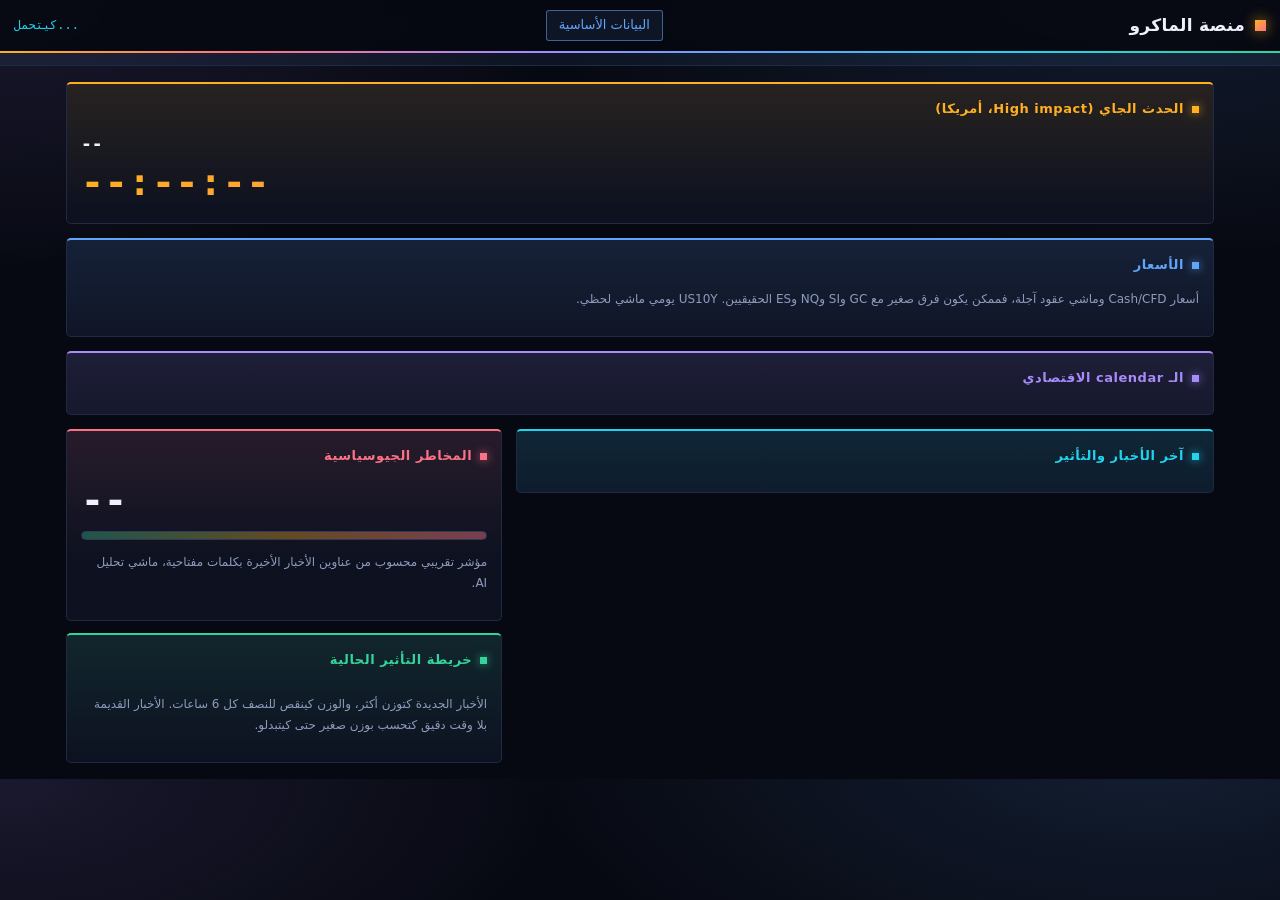
<file: docs/index.html>
<!DOCTYPE html>
<html lang="ar" dir="rtl">
<head>
<meta charset="utf-8">
<meta http-equiv="refresh" content="0;url=dash.html">
<title>منصة الماكرو</title>
</head>
<body><a href="dash.html">فتح الدشبورد</a></body>
</html>
</file>
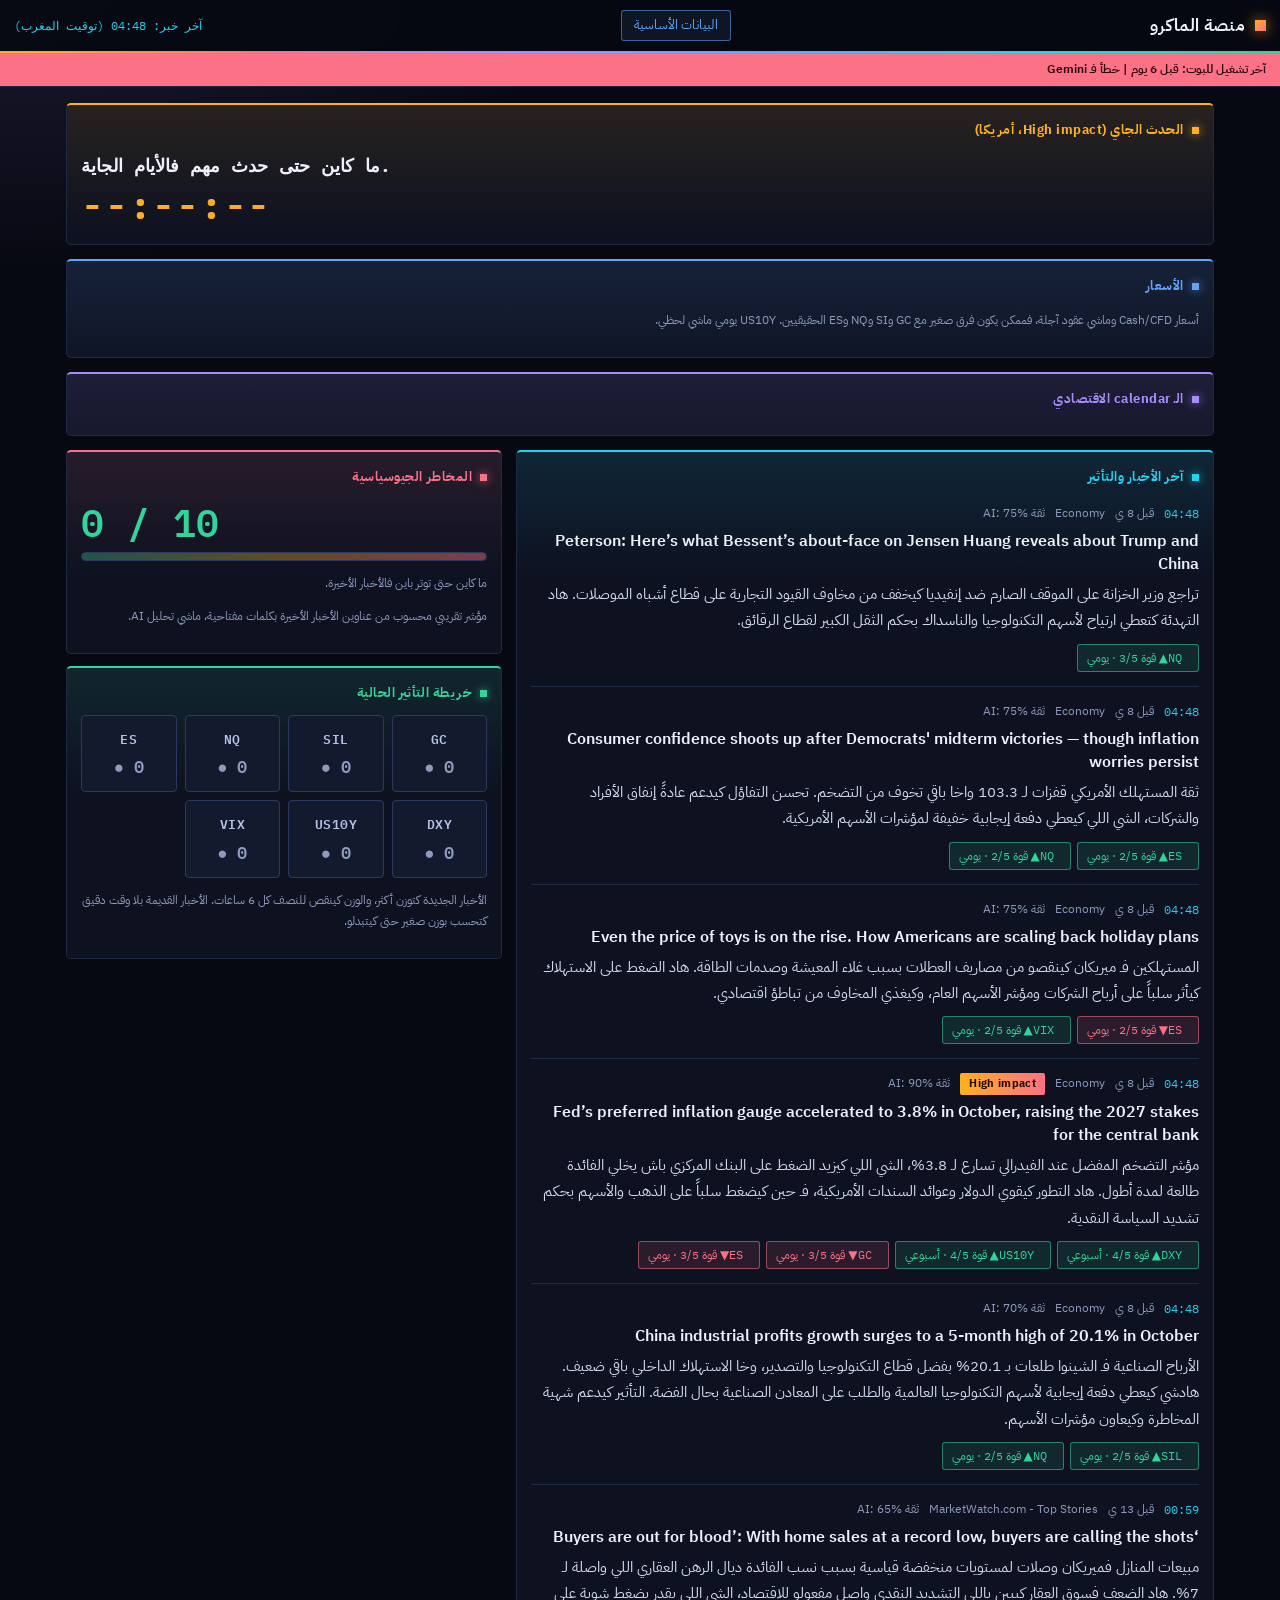
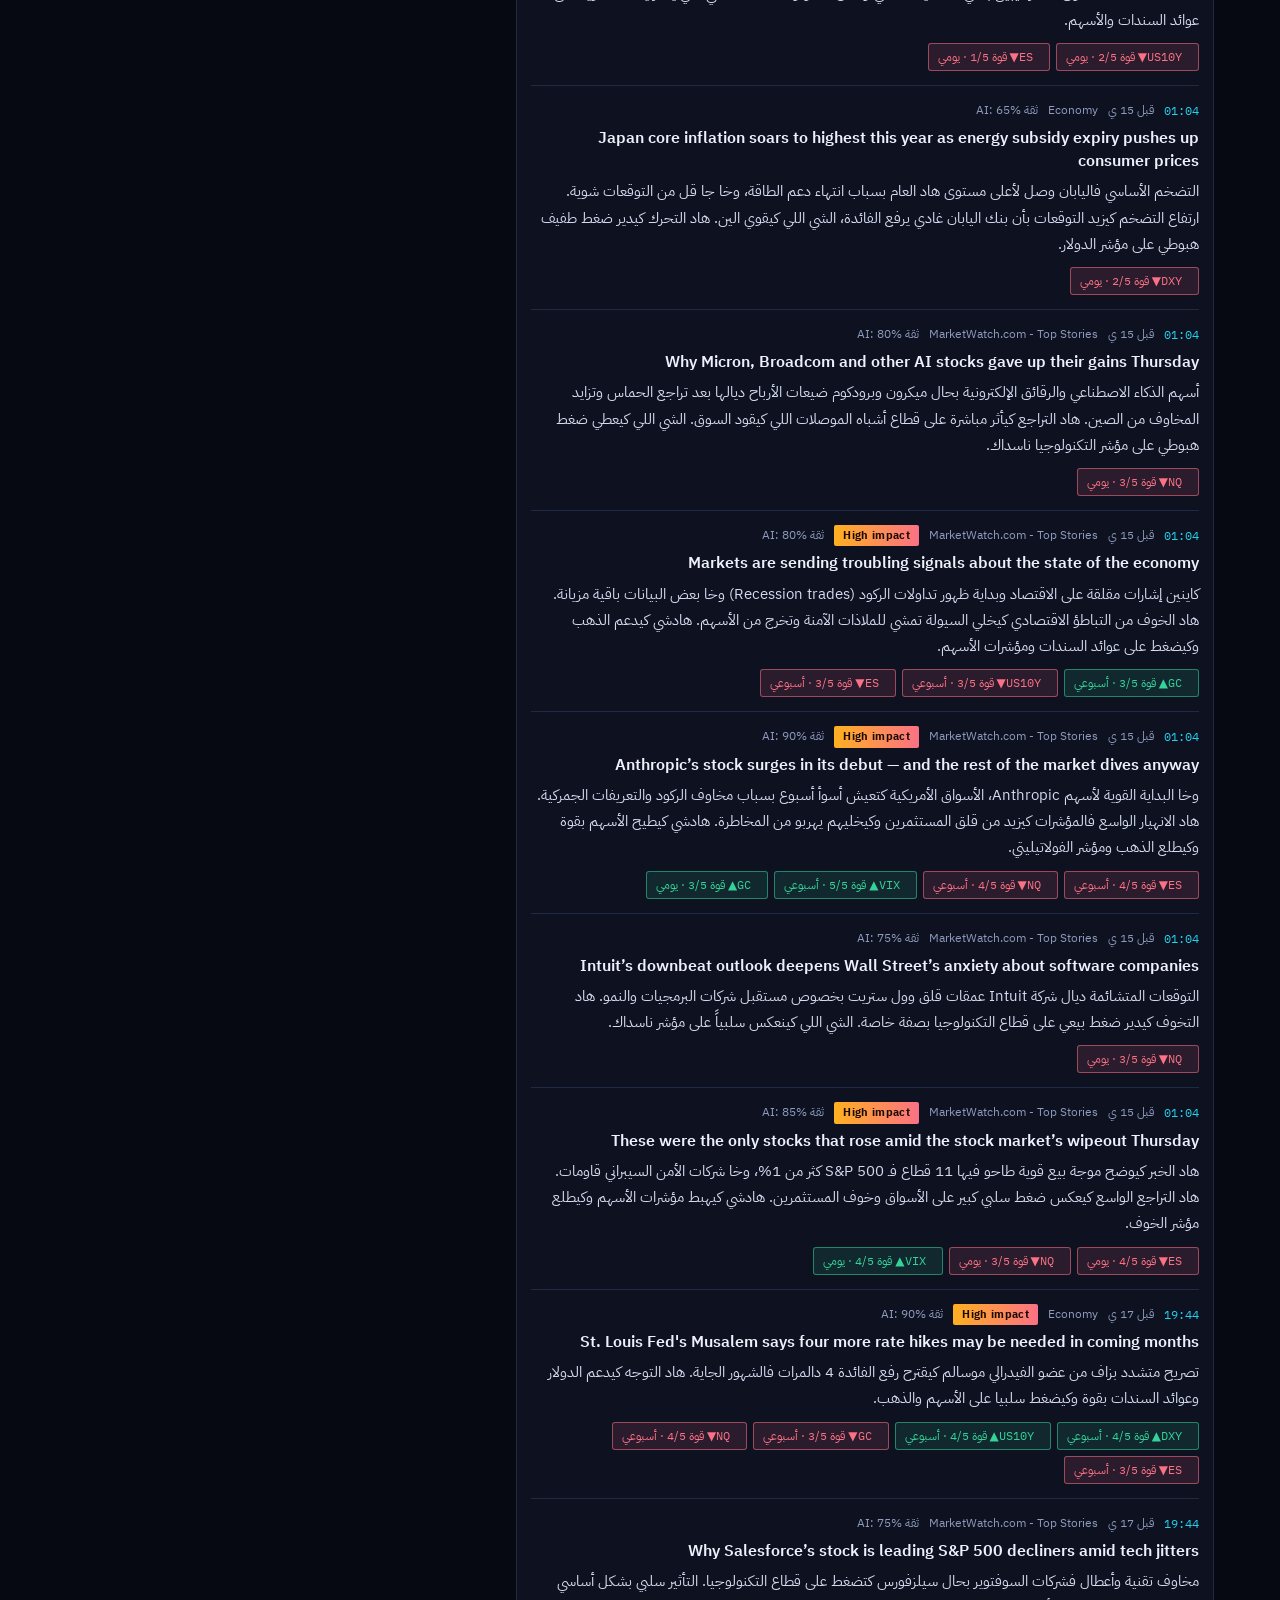
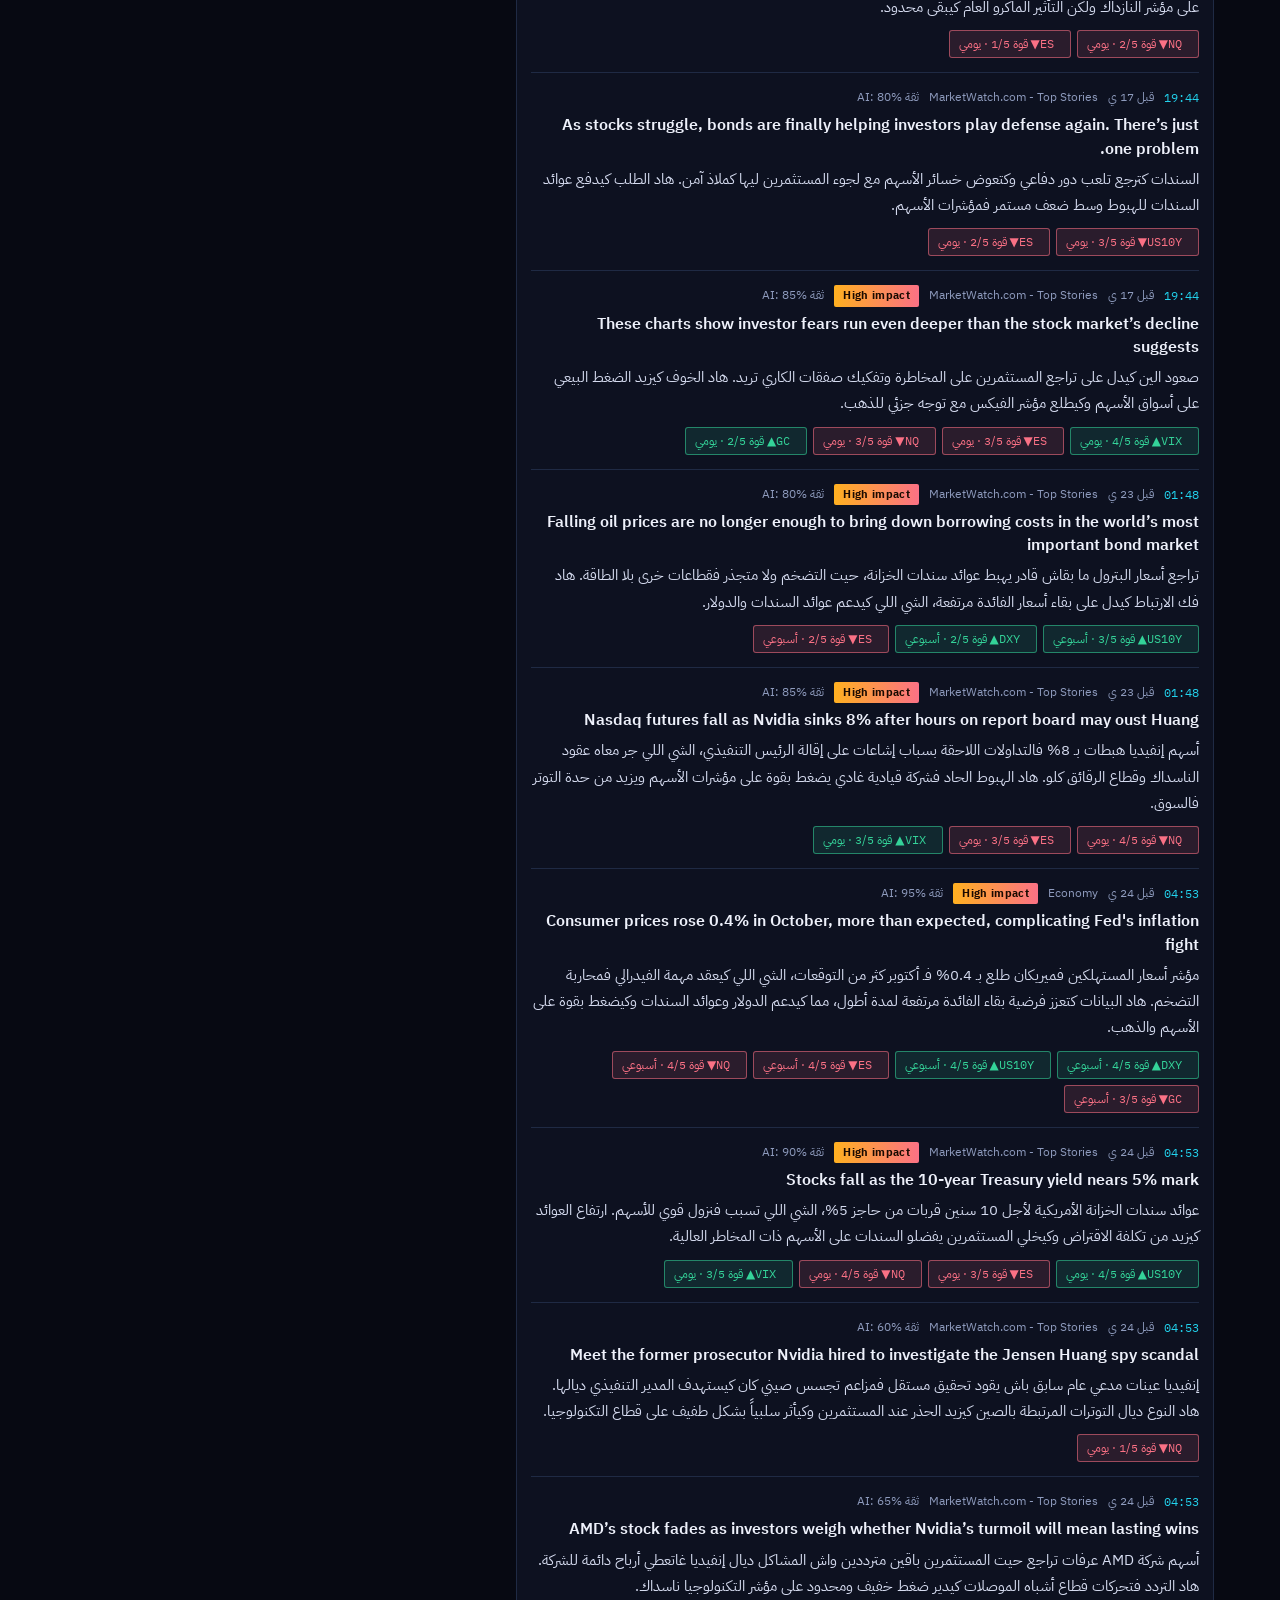
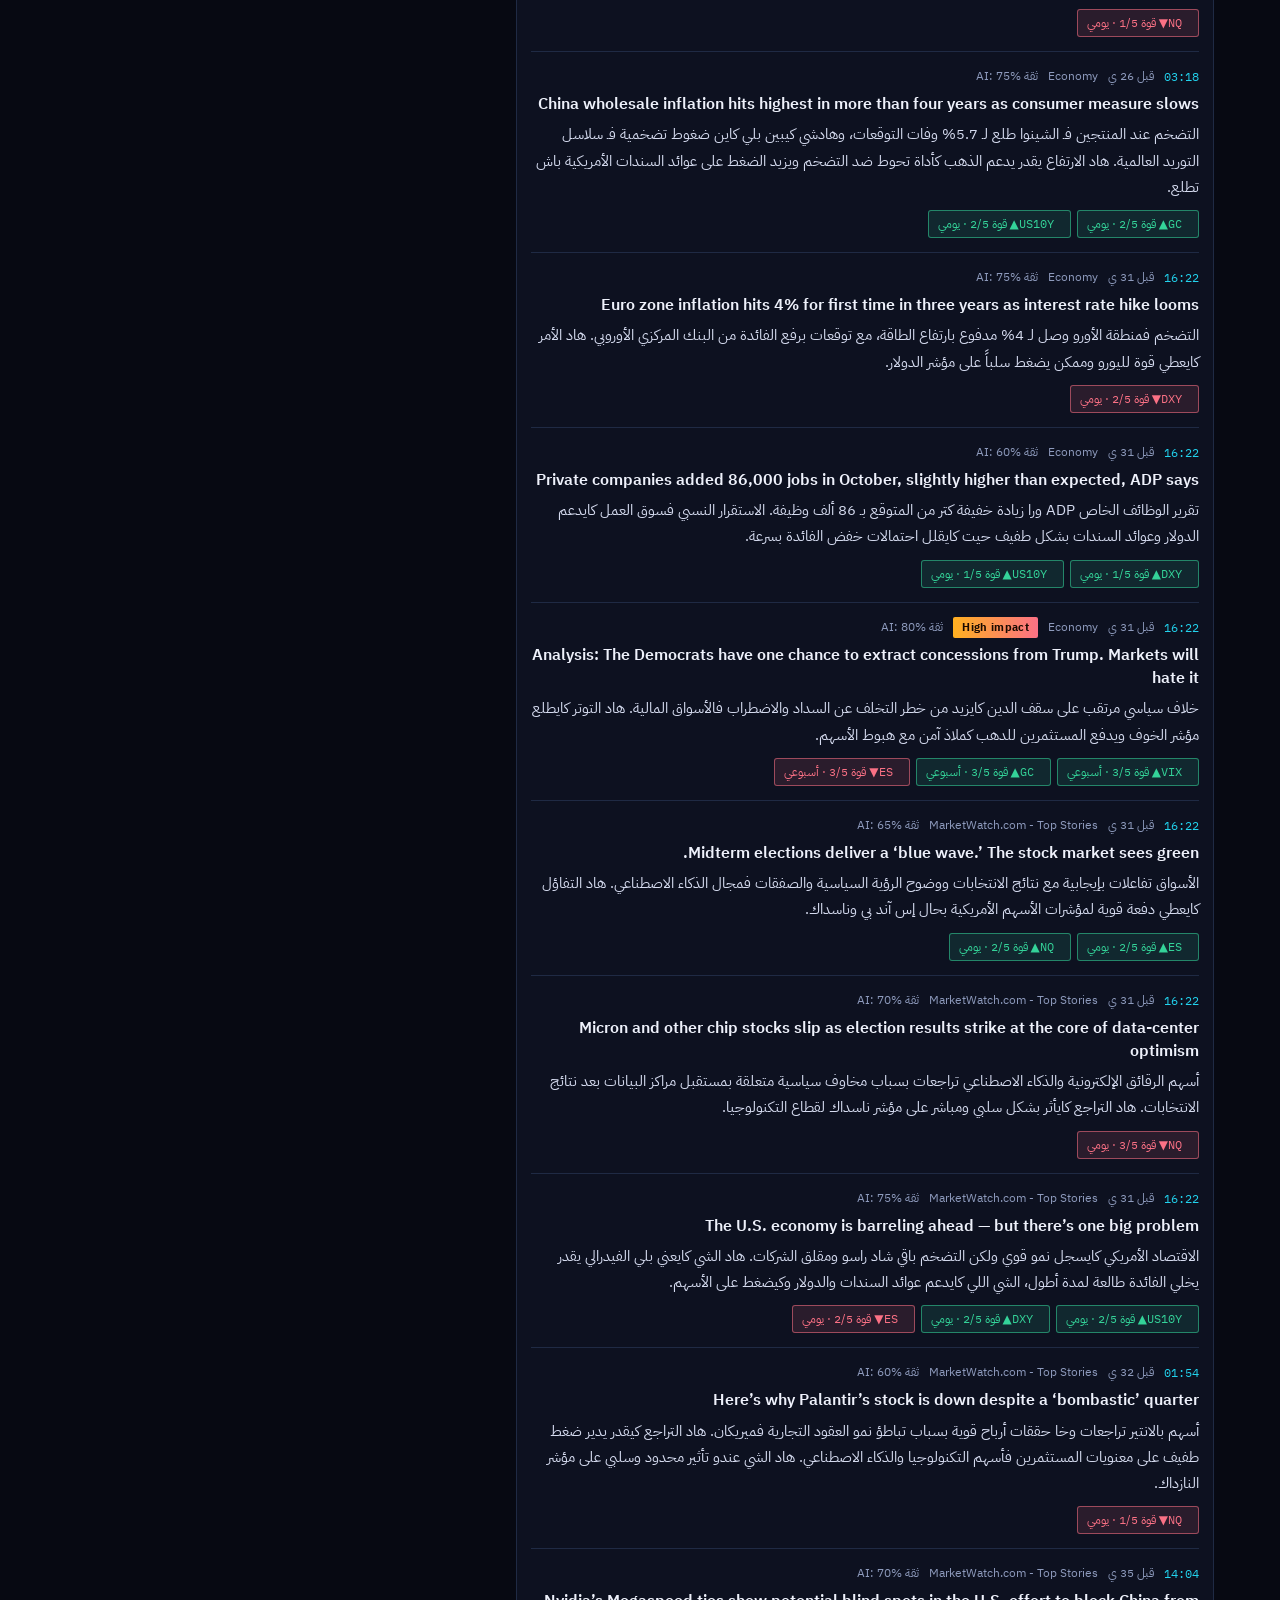
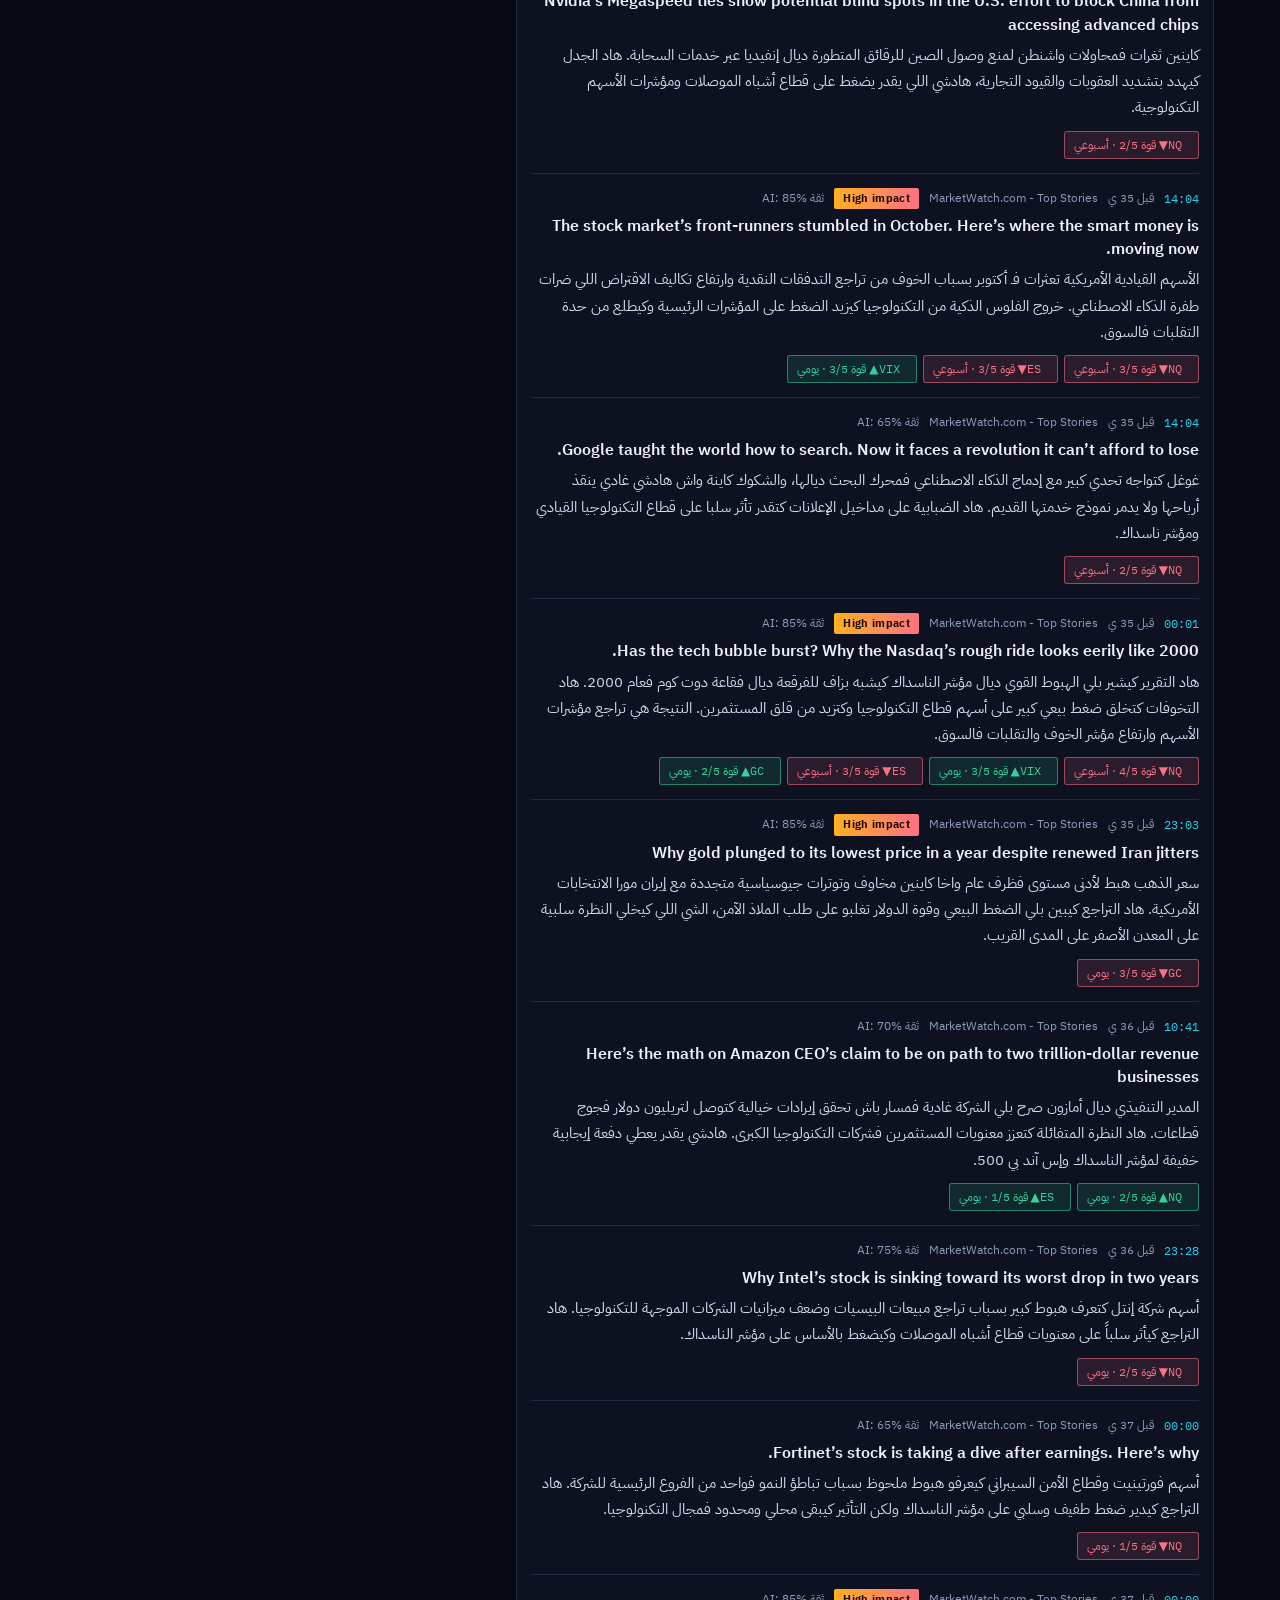
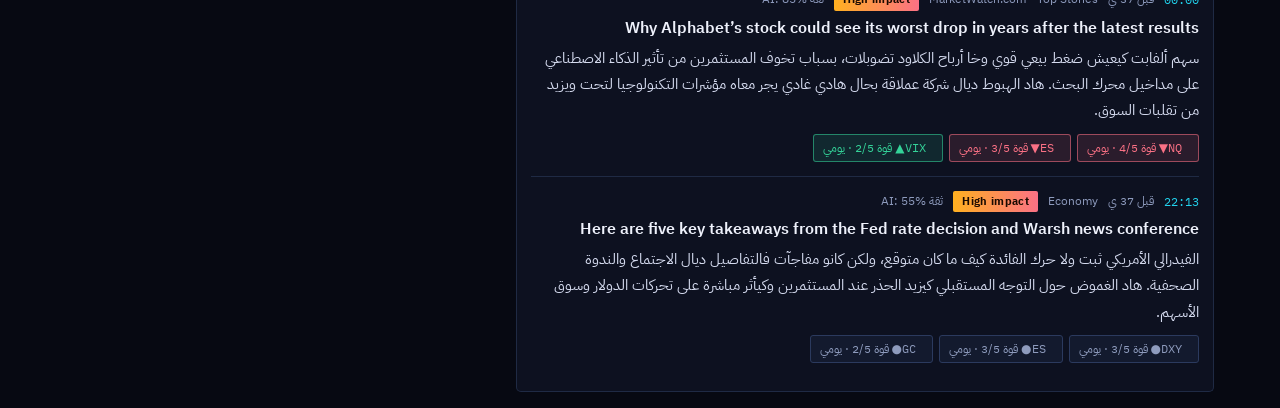
<file: docs/dash.html>
<!DOCTYPE html>
<html lang="ar" dir="rtl">
<head>
<meta charset="utf-8">
<meta name="viewport" content="width=device-width, initial-scale=1">
<meta name="theme-color" content="#070912">
<title>منصة الماكرو</title>
<link rel="icon" href="data:image/svg+xml,%3Csvg xmlns='http://www.w3.org/2000/svg' viewBox='0 0 100 100'%3E%3Ctext y='.9em' font-size='90'%3E%F0%9F%93%88%3C/text%3E%3C/svg%3E">
<link rel="preconnect" href="https://fonts.googleapis.com">
<link rel="preconnect" href="https://fonts.gstatic.com" crossorigin>
<link rel="stylesheet" href="https://fonts.googleapis.com/css2?family=IBM+Plex+Sans+Arabic:wght@400;600;700&family=IBM+Plex+Mono:wght@400;500;600&display=swap">
<link rel="stylesheet" href="style.css?v=2">
</head>
<body>
<header>
<div class="brand"><i class="dot"></i><h1>منصة الماكرو</h1></div>
<a class="nav" href="fundamentals.html">البيانات الأساسية</a>
<span class="tag" id="upd">كيتحمل...</span>
</header>
<div class="status" id="health"></div>
<main>

<section class="full c-amber"><h2>الحدث الجاي (High impact، أمريكا)</h2>
<div id="evname" class="ltr">--</div>
<div class="cd ltr" id="cd">--:--:--</div>
<div class="tag" id="evtime"></div>
<div id="evlist"></div></section>

<section class="full c-blue"><h2>الأسعار</h2>
<div class="tv tradingview-widget-container">
<div class="tradingview-widget-container__widget"></div>
<script type="text/javascript" src="https://s3.tradingview.com/external-embedding/embed-widget-market-quotes.js" async>
{
"width":"100%",
"height":360,
"symbolsGroups":[
{"name":"Markets","symbols":[
{"name":"OANDA:XAUUSD","displayName":"GC (Gold)"},
{"name":"OANDA:XAGUSD","displayName":"SIL (Silver)"},
{"name":"FOREXCOM:NSXUSD","displayName":"NQ (Nasdaq 100)"},
{"name":"FOREXCOM:SPXUSD","displayName":"ES (S&P 500)"},
{"name":"CAPITALCOM:DXY","displayName":"DXY"},
{"name":"FRED:DGS10","displayName":"US10Y"},
{"name":"CAPITALCOM:VIX","displayName":"VIX"}
]}
],
"showSymbolLogo":false,
"colorTheme":"dark",
"isTransparent":true,
"locale":"en"
}
</script>
</div>
<p class="tag">أسعار Cash/CFD وماشي عقود آجلة، فممكن يكون فرق صغير مع GC وSI وNQ وES الحقيقيين. US10Y يومي ماشي لحظي.</p></section>

<section class="full c-violet"><h2>الـ calendar الاقتصادي</h2>
<div class="tv tradingview-widget-container">
<div class="tradingview-widget-container__widget"></div>
<script type="text/javascript" src="https://s3.tradingview.com/external-embedding/embed-widget-events.js" async>
{
"colorTheme":"dark",
"isTransparent":true,
"width":"100%",
"height":"420",
"locale":"en",
"importanceFilter":"0,1",
"countryFilter":"us,eu,gb"
}
</script>
</div></section>

<section class="c-cyan"><h2>آخر الأخبار والتأثير</h2><div id="feed"></div></section>

<div>
<section class="c-rose"><h2>المخاطر الجيوسياسية</h2>
<div class="risk ltr" id="risk">--</div>
<div class="bar"><i id="bar"></i></div>
<div id="zones"></div>
<p class="tag">مؤشر تقريبي محسوب من عناوين الأخبار الأخيرة بكلمات مفتاحية، ماشي تحليل AI.</p></section>

<section class="c-green" style="margin-top:12px"><h2>خريطة التأثير الحالية</h2><div class="hm" id="hm"></div>
<p class="tag">الأخبار الجديدة كتوزن أكثر، والوزن كينقص للنصف كل 6 ساعات. الأخبار القديمة بلا وقت دقيق كتحسب بوزن صغير حتى كيتبدلو.</p></section>
</div>

</main>
<script src="app.js"></script>
</body>
</html>
</file>
<file: docs/style.css>
:root{--bg:#070912;--p:#0d1120;--p2:#131a2e;--ln:#1f2a44;--ln2:#2b3a5e;--tx:#eef1fb;--mu:#8e9bbd;
--am:#ffb020;--cy:#22d3ee;--vi:#a78bfa;--gr:#34d399;--rd:#fb7185;--bl:#60a5fa;--up:#34d399;--dn:#fb7185;
--sans:"IBM Plex Sans Arabic",system-ui,-apple-system,"Segoe UI",Roboto,sans-serif;
--mono:"IBM Plex Mono",ui-monospace,SFMono-Regular,Menlo,Consolas,monospace}
*{box-sizing:border-box}
html{-webkit-text-size-adjust:100%}
body{margin:0;color:var(--tx);font:15px/1.75 var(--sans);-webkit-font-smoothing:antialiased;text-rendering:optimizeLegibility;
background:radial-gradient(900px 420px at 90% -5%,rgba(96,165,250,.14),transparent 70%),radial-gradient(800px 380px at 0% 0%,rgba(167,139,250,.12),transparent 70%),var(--bg)}
::selection{background:var(--am);color:#1a1100}
::-webkit-scrollbar{width:8px;height:8px}
::-webkit-scrollbar-thumb{background:var(--ln2);border-radius:4px}

header{position:sticky;top:0;z-index:10;display:flex;justify-content:space-between;align-items:center;gap:10px;flex-wrap:wrap;padding:10px 14px 12px;background:rgba(7,9,18,.93);-webkit-backdrop-filter:blur(8px);backdrop-filter:blur(8px)}
header::after{content:"";position:absolute;left:0;right:0;bottom:0;height:2px;background:linear-gradient(90deg,var(--am),var(--rd),var(--vi),var(--bl),var(--cy),var(--gr))}
.brand{display:flex;align-items:center;gap:10px}
.dot{width:11px;height:11px;display:inline-block;background:linear-gradient(135deg,var(--am),var(--rd));box-shadow:0 0 14px rgba(255,176,32,.7)}
h1{margin:0;font-size:17px;font-weight:700;color:var(--tx);letter-spacing:.02em}
a.nav{color:var(--bl);text-decoration:none;border:1px solid rgba(96,165,250,.55);background:rgba(96,165,250,.09);padding:3px 12px;border-radius:3px;font-size:13px}
a.nav:active{background:rgba(96,165,250,.2)}
.tag{font-size:12px;color:var(--mu)}
#upd{font-family:var(--mono);direction:ltr;unicode-bidi:isolate;color:var(--cy)}

.status{padding:6px 14px;font-size:12px;color:#9db3e6;border-bottom:1px solid var(--ln);background:rgba(96,165,250,.07)}
.status.bad{background:var(--rd);color:#2a0008;font-weight:600}

main{display:grid;gap:12px;padding:12px;max-width:1180px;margin:auto}
@media(min-width:900px){main{grid-template-columns:1.6fr 1fr;align-items:start;gap:14px;padding:16px}.full{grid-column:1/-1}}

section{--c:var(--am);--cr:255,176,32;position:relative;border:1px solid var(--ln);border-top:2px solid var(--c);border-radius:5px;padding:14px;
background:linear-gradient(180deg,rgba(var(--cr),.11),transparent 130px),var(--p)}
.c-amber{--c:#ffb020;--cr:255,176,32}
.c-blue{--c:#60a5fa;--cr:96,165,250}
.c-violet{--c:#a78bfa;--cr:167,139,250}
.c-cyan{--c:#22d3ee;--cr:34,211,238}
.c-rose{--c:#fb7185;--cr:251,113,133}
.c-green{--c:#34d399;--cr:52,211,153}
h2{margin:0 0 10px;font-size:13px;font-weight:700;letter-spacing:.04em;color:var(--c);display:flex;align-items:center;gap:8px}
h2::before{content:"";width:7px;height:7px;background:var(--c);display:inline-block;box-shadow:0 0 10px rgba(var(--cr),.8)}
.tv{direction:ltr}

.ltr{direction:ltr;unicode-bidi:isolate;font-family:var(--mono);font-variant-numeric:tabular-nums}
.zone .ltr{font-family:var(--sans)}
#evname{font:600 18px/1.4 var(--mono);color:var(--tx)}
.cd{font:600 38px/1.2 var(--mono);letter-spacing:.02em;margin:4px 0;color:var(--am);
background:linear-gradient(90deg,#ffb020,#fb7185);-webkit-background-clip:text;background-clip:text;-webkit-text-fill-color:transparent}
#evtime{font-size:12.5px;color:var(--mu)}
.evrow{display:flex;justify-content:space-between;gap:8px;padding:7px 0;border-top:1px solid var(--ln);font-size:13px}
.evrow .ltr{font-size:12.5px}
.evrow .tag{color:var(--am)}

.news{padding:14px 0;border-top:1px solid var(--ln)}
.news:first-child{border-top:0;padding-top:4px}
.meta{display:flex;gap:10px;flex-wrap:wrap;align-items:center;font-size:12px;color:var(--mu)}
.meta .ltr{color:var(--cy)}
.hi{background:linear-gradient(90deg,#ffb020,#fb7185);color:#1a0a00;padding:1px 9px;font-weight:700;font-size:11px;border-radius:2px;letter-spacing:.03em}
.news b{display:block;margin:5px 0 4px;font-size:15.5px;line-height:1.5;font-weight:600}
.news a{color:var(--tx);text-decoration:none}
.news a:active{color:var(--cy)}
.news p{margin:6px 0 10px;color:#d5dbef}
.chips{display:flex;gap:6px;flex-wrap:wrap}
.chip{border:1px solid var(--ln2);border-radius:3px;padding:2px 9px;font-size:12px;background:var(--p2)}
.chip.up{border-color:rgba(52,211,153,.55);background:rgba(52,211,153,.12)}
.chip.dn{border-color:rgba(251,113,133,.55);background:rgba(251,113,133,.12)}
.up{color:var(--up)}.dn{color:var(--dn)}.nu{color:var(--mu)}.am{color:var(--am)}

.hm{display:grid;grid-template-columns:repeat(auto-fill,minmax(92px,1fr));gap:8px}
.cell{padding:10px 6px;text-align:center;border:1px solid var(--ln2);border-radius:4px;background:var(--p2)}
.cell b{font:600 12.5px var(--mono);color:#b7c3e6;letter-spacing:.04em}
.cell span{font:600 17px var(--mono)}
.cell:has(.up){background:rgba(52,211,153,.15);border-color:rgba(52,211,153,.6)}
.cell:has(.dn){background:rgba(251,113,133,.15);border-color:rgba(251,113,133,.6)}

.risk{font:600 38px/1.2 var(--mono)}
.bar{height:9px;border:1px solid var(--ln2);border-radius:5px;overflow:hidden;margin:8px 0 12px;
background:linear-gradient(90deg,rgba(52,211,153,.35),rgba(255,176,32,.35),rgba(251,113,133,.45))}
.bar i{display:block;height:100%;width:0;background:var(--tx);opacity:.92;box-shadow:0 0 10px rgba(255,255,255,.5);transition:width .6s}
.zone{padding:8px 0;border-top:1px solid var(--ln);font-size:13px}
.zone b{color:var(--rd)}
</file>
